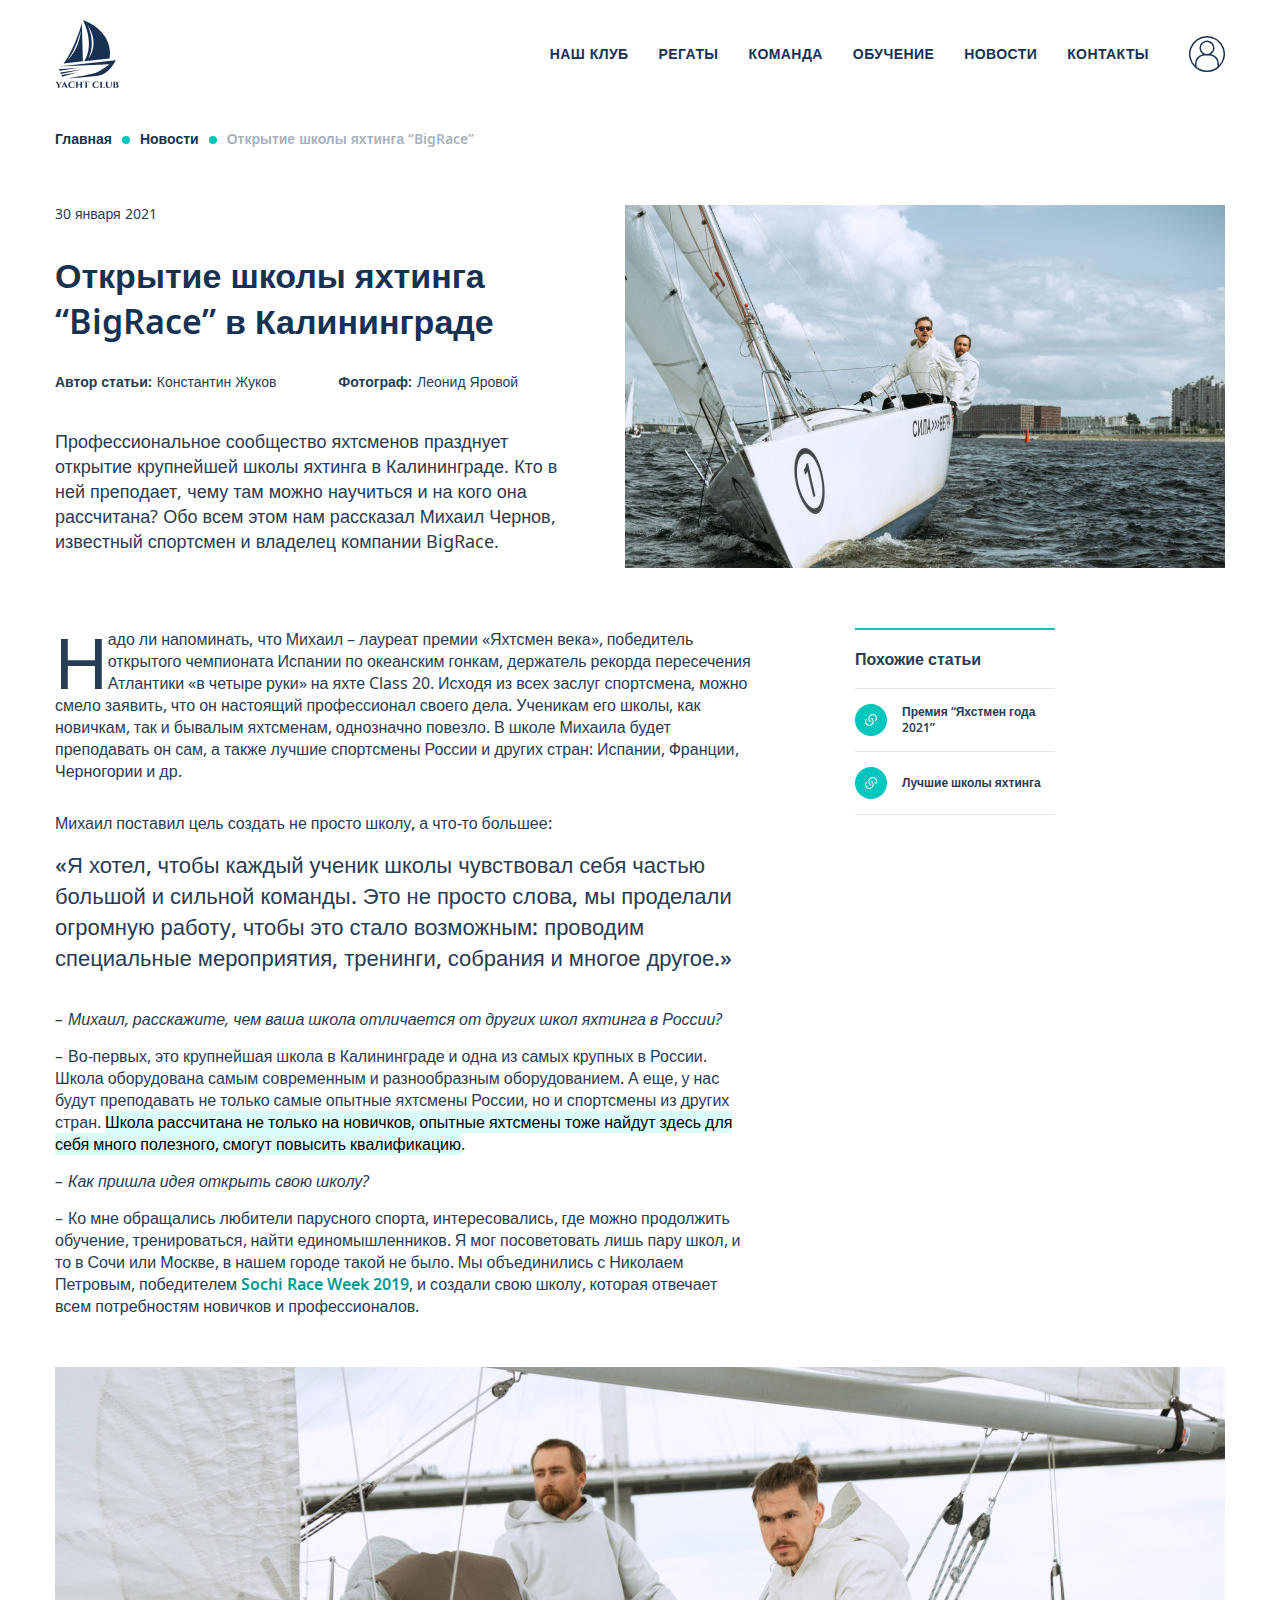
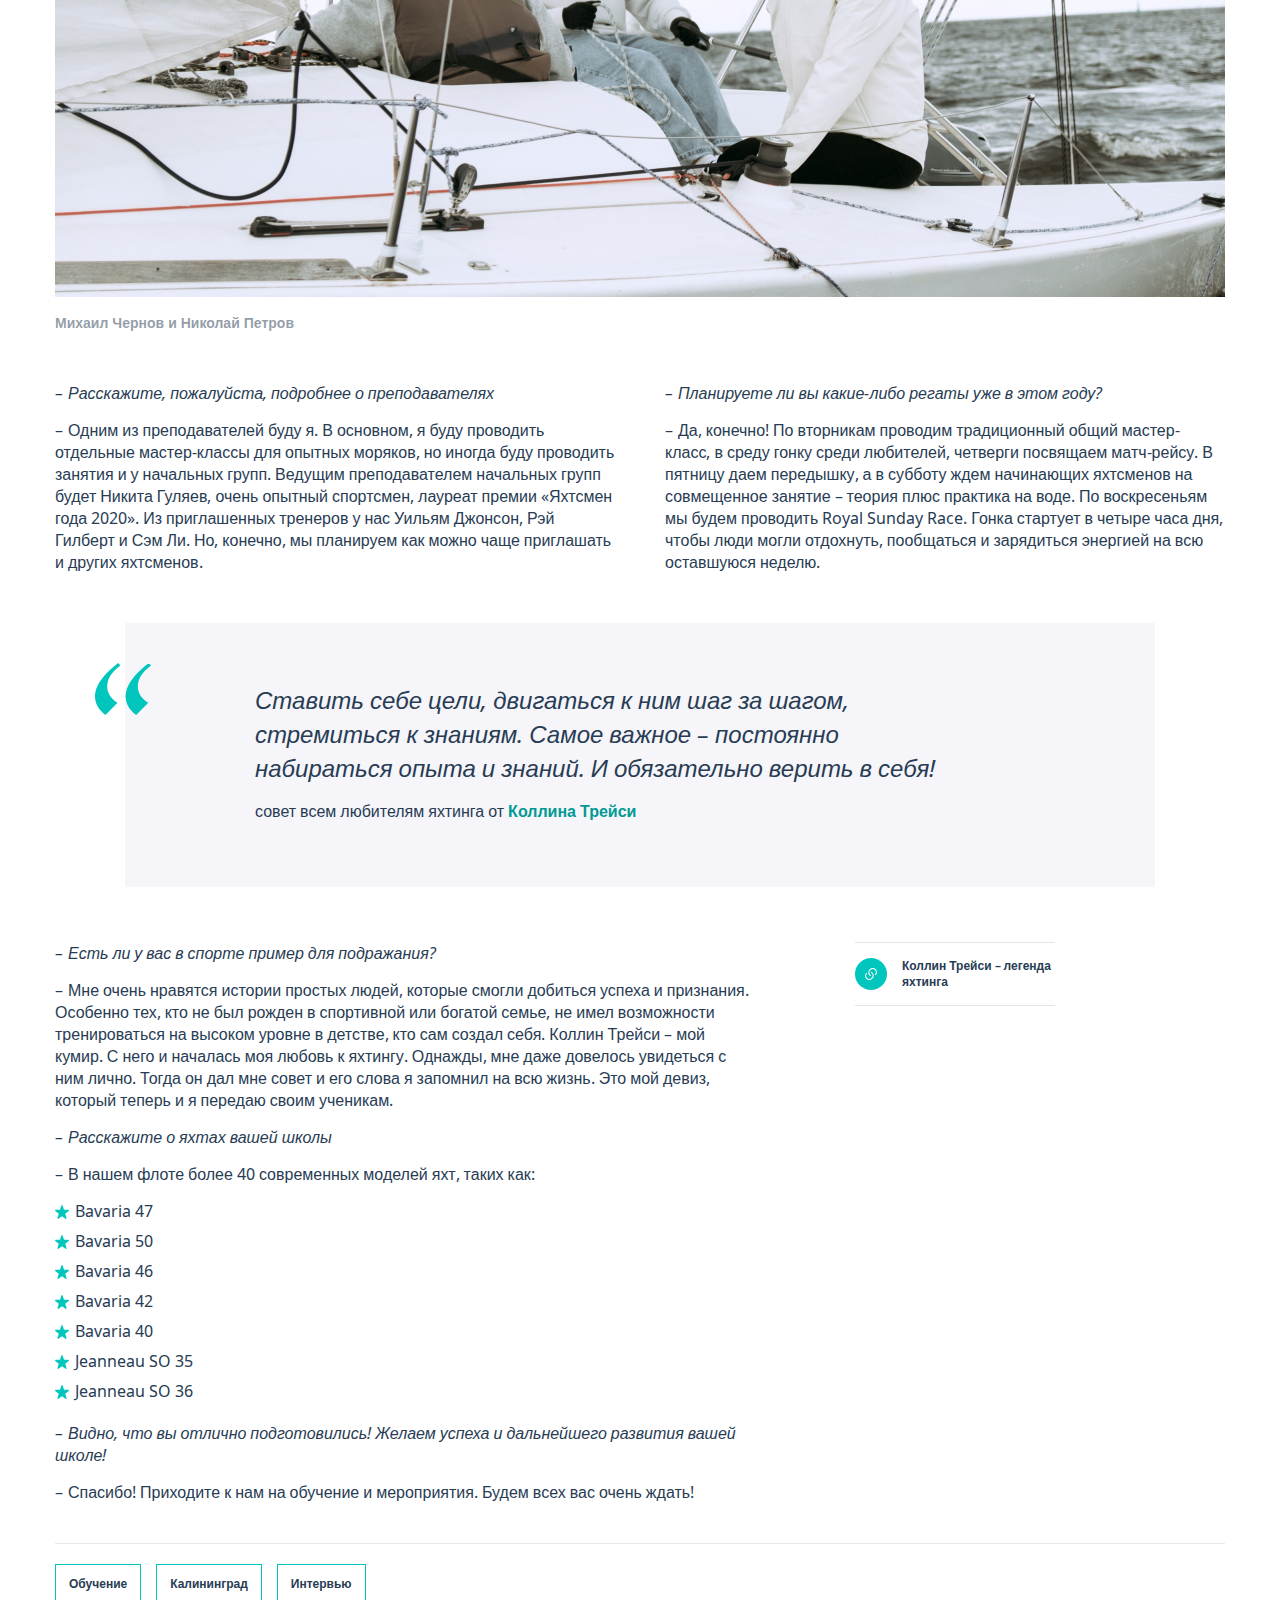
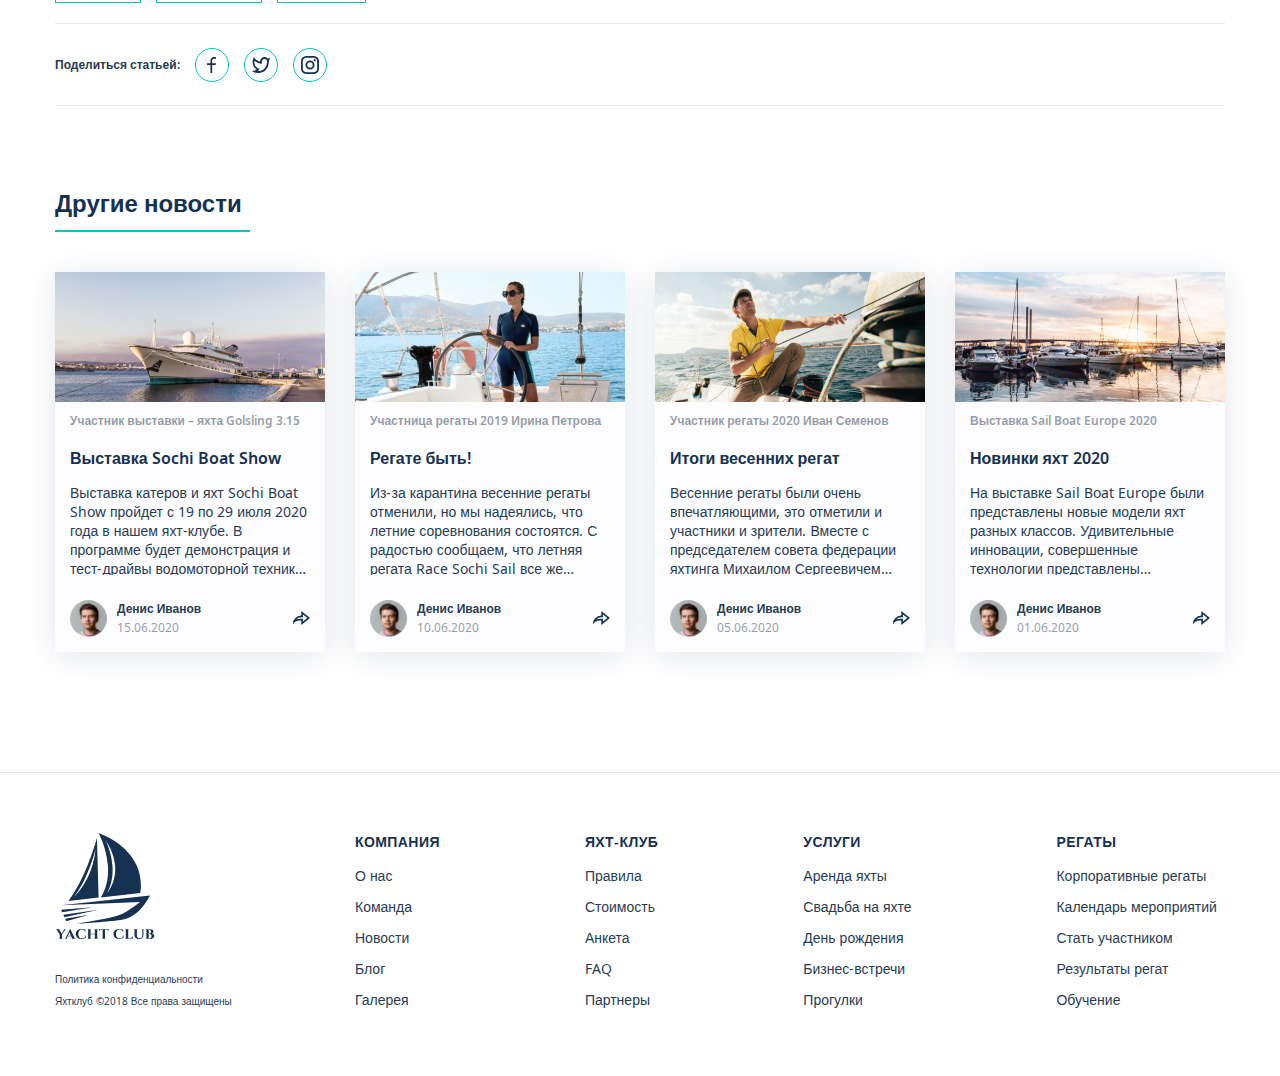
<file: news.html>
<!DOCTYPE html>
<html lang="ru">
  <head>
    <meta charset="utf-8">
    <meta name="viewport" content="width=device-width, initial-scale=1">
    <link href="css/style.css" rel="stylesheet">
    <title>Яхт клуб. Новости</title>
  </head>
  <body>
    <header class="page-header">
      <nav class="main-nav container">
        <a class="logo" href="index.html">
          <img src="img/logo.svg" width="64" height="68" alt="Логотип яхт клуба">
        </a>
        <ul class="site-navigation">
          <li class="site-navigation-item">
            <a href="#">Наш клуб</a>
          </li>
          <li class="site-navigation-item">
            <a href="#">Регаты</a>
          </li>
          <li class="site-navigation-item">
            <a href="#">Команда</a>
          </li>
          <li class="site-navigation-item">
            <a href="#">Обучение</a>
          </li>
          <li class="site-navigation-item">
            <a href="#">Новости</a>
          </li>
          <li class="site-navigation-item">
            <a href="#">Контакты</a>
          </li>
        </ul>
        <a class="signin" href="#">
          <img src="img/account.svg" width="36" height="36" alt="Кабинет пользователя">
        </a>
      </nav>
    </header>
    <main class="main-content container">
      <ul class="breadcrumbs">
        <li class="breadcrumbs-item">
          <a class="breadcrumbs-link" href="#">Главная</a>
        </li>
        <li class="breadcrumbs-item">
          <a class="breadcrumbs-link" href="#">Новости</a>
        </li>
        <li class="breadcrumbs-item">
          <a class="breadcrumbs-link active" href="#">Открытие школы яхтинга “BigRace”</a>
        </li>
      </ul>
      <article class="main-news">
        <header class="main-news-header">
          <h1>Открытие школы яхтинга “BigRace” в Калининграде</h1>
          <time datetime="2021-01-30">30 января 2021</time>
          <dl class="main-news-header-meta">
            <div>
              <dt>Автор статьи: </dt>
              <dd>Константин Жуков</dd>
            </div>
            <div>
              <dt>Фотограф: </dt>
              <dd>Леонид Яровой</dd>
            </div>
          </dl>
          <img src="img/photo.jpg" width="600" height="363" alt="Двое мужчин управляют парусником">
          <p>Профессиональное сообщество яхтсменов празднует открытие крупнейшей школы яхтинга в Калининграде. Кто в ней преподает, чему там можно научиться и на кого она рассчитана? Обо всем этом нам рассказал Михаил Чернов, известный спортсмен и владелец компании BigRace.</p>
        </header>
        <div class="main-news-content">
          <div class="block-with-aside">
            <p>Надо ли напоминать, что Михаил – лауреат премии «Яхтсмен века», победитель открытого чемпионата Испании по океанским гонкам, держатель рекорда пересечения Атлантики «в четыре руки» на яхте Class 20. Исходя из всех заслуг спортсмена, можно смело заявить, что он настоящий профессионал своего дела. Ученикам его школы, как новичкам, так и бывалым яхтсменам, однозначно повезло. В школе Михаила будет преподавать он сам, а также лучшие спортсмены России и других стран: Испании, Франции, Черногории и др.</p>
            <blockquote class="quote">
              <p class="signature"><cite>Михаил</cite> поставил цель создать не просто школу, а что-то большее:</p>
              <p>«Я хотел, чтобы каждый ученик школы чувствовал себя частью большой и сильной команды. Это не просто слова, мы проделали огромную работу, чтобы это стало возможным: проводим специальные мероприятия, тренинги, собрания и многое другое.»</p>
            </blockquote>
            <p class="question">Михаил, расскажите, чем ваша школа отличается от других школ яхтинга в России?</p>
            <p class="answer">Во-первых, это крупнейшая школа в Калининграде и одна из самых крупных в России. Школа оборудована самым современным и разнообразным оборудованием. А еще, у нас будут преподавать не только самые опытные яхтсмены России, но и спортсмены из других стран. <mark>Школа рассчитана не только на новичков, опытные яхтсмены тоже найдут здесь для себя много полезного, смогут повысить квалификацию</mark>.</p>
            <p class="question">Как пришла идея открыть свою школу?</p>
            <p class="answer">Ко мне обращались любители парусного спорта, интересовались, где можно продолжить обучение, тренироваться, найти единомышленников. Я мог посоветовать лишь пару школ, и то в Сочи или Москве, в нашем городе такой не было. Мы объединились с Николаем Петровым, победителем <a href="#">Sochi Race Week 2019</a>, и создали свою школу, которая отвечает всем потребностям новичков и профессионалов.</p>
            <aside class="aside">
              <h2>Похожие статьи</h2>
              <ul>
                <li>
                  <a href="#">Премия “Яхстмен года 2021”</a>
                </li>
                <li>
                  <a href="#">Лучшие школы яхтинга</a>
                </li>
              </ul>
            </aside>
          </div>
          <figure>
            <img src="img/photo-2.jpg" width="1170" height="530" alt="">
            <figcaption>Михаил Чернов и Николай Петров</figcaption>
          </figure>
          <div class="main-news-column">
            <p class="question">Расскажите, пожалуйста, подробнее о преподавателях</p>
            <p class="answer">Одним из преподавателей буду я. В основном, я буду проводить отдельные мастер-классы для опытных моряков, но иногда буду проводить занятия и у начальных групп. Ведущим преподавателем начальных групп будет Никита Гуляев, очень опытный спортсмен, лауреат премии «Яхтсмен года 2020». Из приглашенных тренеров у нас Уильям Джонсон, Рэй Гилберт и Сэм Ли. Но, конечно, мы планируем как можно чаще приглашать и других яхтсменов.</p>
            <p class="question">Планируете ли вы какие-либо регаты уже в этом году?</p>
            <p class="answer">Да, конечно! По вторникам проводим традиционный общий мастер-класс, в среду гонку среди любителей, четверги посвящаем матч-рейсу. В пятницу даем передышку, а в субботу ждем начинающих яхтсменов на совмещенное занятие – теория плюс практика на воде. По воскресеньям мы будем проводить Royal Sunday Race. Гонка стартует в четыре часа дня, чтобы люди могли отдохнуть, пообщаться и  зарядиться энергией на всю оставшуюся неделю.</p>
          </div>
          <blockquote class="quote quote-great">
            <p>Ставить себе цели, двигаться к ним шаг за шагом, стремиться к знаниям. Самое важное – постоянно набираться опыта и знаний. И обязательно верить в себя!</p>
            <p class="signature">совет всем любителям яхтинга от <cite>Коллина Трейси</cite></p>
          </blockquote>
          <div class="block-with-aside">
            <p class="question">Есть ли у вас в спорте пример для подражания?</p>
            <p class="answer">Мне очень нравятся истории простых людей, которые смогли добиться успеха и признания. Особенно тех, кто не был рожден в спортивной или богатой семье, не имел возможности тренироваться на высоком уровне в детстве, кто сам создал себя. Коллин Трейси – мой кумир. С него и началась моя любовь к яхтингу. Однажды, мне даже довелось увидеться с ним лично. Тогда он дал мне совет и его слова я запомнил на всю жизнь. Это мой девиз, который теперь и я передаю своим ученикам.</p>
            <p class="question">Расскажите о яхтах вашей школы</p>
            <p class="answer">В нашем флоте более 40 современных моделей яхт, таких как: </p>
            <ul class="marked-list">
              <li>Bavaria 47</li>
              <li>Bavaria 50</li>
              <li>Bavaria 46</li>
              <li>Bavaria 42</li>
              <li>Bavaria 40</li>
              <li>Jeanneau SO 35</li>
              <li>Jeanneau SO 36</li>
            </ul>
            <p class="question">Видно, что вы отлично подготовились! Желаем успеха и дальнейшего развития вашей школе!</p>
            <p class="answer">Спасибо! Приходите к нам на обучение и мероприятия. Будем всех вас очень ждать!</p>
            <aside class="aside">
              <ul>
                <li>
                  <a href="#">Коллин Трейси – легенда яхтинга</a>
                </li>
              </ul>
            </aside>
          </div>
        </div>
        <footer class="main-news-footer">
          <div class="main-news-footer-row">
            <ul class="hashtags">
              <li class="hashtag">
                <a href="#">Обучение</a>
              </li>
              <li class="hashtag">
                <a href="#">Калининград</a>
              </li>
              <li class="hashtag">
                <a href="#">Интервью</a>
              </li>
            </ul>
          </div>
          <div class="main-news-footer-row">
            <p>Поделиться статьей:</p>
            <ul class="main-news-footer-social-list">
              <li class="main-news-footer-social-item">
                <a href="#">
                  <img src="img/facebook.svg" alt="Facebook" width="9" height="16">
                </a>
              </li>
              <li class="main-news-footer-social-item">
                <a href="#">
                  <img src="img/twitter.svg" alt="Twitter" width="18" height="16">
                </a>
              </li>
              <li class="main-news-footer-social-item">
                <a href="#">
                  <img src="img/instagram.svg" alt="Instagram" width="18" height="18">
                </a>
              </li>
            </ul>
          </div>
        </footer>
      </article>
      <section class="section other-news">
        <h2>Другие новости</h2>
        <ul class="news-list news-list-inner">
          <li class="news-item">
            <article class="news-article">
              <figure class="news-article-img">
                <img src="img/news-photo-2.jpg" width="270" height="130" alt="Белый лайнер">
                <figcaption>Участник выставки – яхта Golsling 3.15</figcaption>
              </figure>
              <h3>
                <a href="#">Выставка Sochi Boat Show</a>
              </h3>
              <p>Выставка катеров и яхт Sochi Boat Show пройдет с 19 по 29 июля 2020 года в нашем яхт-клубе. В программе будет демонстрация и тест-драйвы водомоторной техники, яркое шоу и спортивная регата. Ждем всех желающих!</p>
              <footer class="news-article-footer">
                <a href="#">Денис Иванов</a>
                <time datetime="2020-06-05">15.06.2020</time>
                <img class="news-article-author-img" src="img/author-photo-2.jpg" width="300" height="300" alt="Денис Иванов">
                <a class="news-share" href="#">
                  <span class="visually-hidden">Поделиться</span>
                </a>
              </footer>
            </article>
          </li>
          <li class="news-item">
            <article class="news-article">
              <figure class="news-article-img">
                <img src="img/news-photo-3.jpg" width="270" height="130" alt="Женщина в гидрокостюме за штурвалом парусного судна">
                <figcaption>Участница регаты 2019 Ирина Петрова</figcaption>
              </figure>
              <h3>
                <a href="#">Регате быть!</a>
              </h3>
              <p>Из-за карантина весенние регаты отменили, но мы надеялись, что летние соревнования состоятся. С радостью сообщаем, что летняя регата Race Sochi Sail все же состоится в августе следующего года!</p>
              <footer class="news-article-footer">
                <a href="#">Денис Иванов</a>
                <time datetime="2020-06-10">10.06.2020</time>
                <img class="news-article-author-img" src="img/author-photo-2.jpg" width="300" height="300" alt="Денис Иванов">
                <a class="news-share" href="#">
                  <span class="visually-hidden">Поделиться</span>
                </a>
              </footer>
            </article>
          </li>
          <li class="news-item">
            <article class="news-article">
              <figure class="news-article-img">
                <img src="img/news-photo-4.jpg" width="270" height="130" alt="Мужчина в жёлтой футболке натягивает канат и управляет парусом">
                <figcaption>Участник регаты 2020 Иван Семенов</figcaption>
              </figure>
              <h3>
                <a href="#">Итоги весенних регат</a>
              </h3>
              <p>Весенние регаты были очень впечатляющими, это отметили и участники и зрители. Вместе с председателем совета федерации яхтинга Михаилом Сергеевичем Ивановым мы обсудим результаты прошедшей регаты.</p>
              <footer class="news-article-footer">
                <a href="#">Денис Иванов</a>
                <time datetime="2020-06-05">05.06.2020</time>
                <img class="news-article-author-img" src="img/author-photo-2.jpg" width="300" height="300" alt="Денис Иванов">
                <a class="news-share" href="#">
                  <span class="visually-hidden">Поделиться</span>
                </a>
              </footer>
            </article>
          </li>
          <li class="news-item">
            <article class="news-article">
              <figure class="news-article-img">
                <img src="img/news-photo-5.jpg" width="270" height="130" alt="Стоянка яхт">
                <figcaption>Выставка Sail Boat Europe 2020</figcaption>
              </figure>
              <h3>
                <a href="#">Новинки яхт 2020</a>
              </h3>
              <p>На выставке Sail Boat Europe были представлены новые модели яхт разных классов. Удивительные инновации, совершенные технологии представлены участниками выставки.</p>
              <footer class="news-article-footer">
                <a href="#">Денис Иванов</a>
                <time datetime="2020-06-01">01.06.2020</time>
                <img class="news-article-author-img" src="img/author-photo-2.jpg" width="300" height="300" alt="Денис Иванов">
                <a class="news-share" href="#">
                  <span class="visually-hidden">Поделиться</span>
                </a>
              </footer>
            </article>
          </li>
        </ul>
      </section>
    </main>
    <footer class="main-footer">
      <div class="main-footer-wrapper container">
        <div class="main-footer-column">
          <a class="main-footer-logo" href="index.html">
            <img src="img/logo.svg" width="100" height="106" alt="Логотип яхт клуба">
          </a>
          <a class="policy" href="#">Политика конфиденциальности </a>
          <p class="copyright">Яхтклуб ©2018 Все права защищены</p>
        </div>
        <dl class="main-footer-links">
          <div>
            <dt>Компания</dt>
            <dd>
              <ul class="main-footer-link-list">
                <li>
                  <a class="main-footer-link" href="#">О нас</a>
                </li>
                <li>
                  <a class="main-footer-link" href="#">Команда</a>
                </li>
                <li>
                  <a class="main-footer-link" href="#">Новости</a>
                </li>
                <li>
                  <a class="main-footer-link" href="#">Блог</a>
                </li>
                <li>
                  <a class="main-footer-link" href="#">Галерея</a>
                </li>
              </ul>
            </dd>
          </div>
          <div>
            <dt>Яхт-клуб</dt>
            <dd>
            <ul class="main-footer-link-list">
              <li>
                <a class="main-footer-link" href="#">Правила</a>
              </li>
              <li>
                <a class="main-footer-link" href="#">Стоимость</a>
              </li>
              <li>
                <a class="main-footer-link" href="#">Анкета</a>
              </li>
              <li>
                <a class="main-footer-link" href="#">FAQ</a>
              </li>
              <li>
                <a class="main-footer-link" href="#">Партнеры</a>
              </li>
            </ul>
            </dd>
          </div>
          <div>
            <dt>Услуги</dt>
            <dd>
            <ul class="main-footer-link-list">
              <li>
                <a class="main-footer-link" href="#">Аренда яхты</a>
              </li>
              <li>
                <a class="main-footer-link" href="#">Свадьба на яхте</a>
              </li>
              <li>
                <a class="main-footer-link" href="#">День рождения</a>
              </li>
              <li>
                <a class="main-footer-link" href="#">Бизнес-встречи</a>
              </li>
              <li>
                <a class="main-footer-link" href="#">Прогулки</a>
              </li>
            </ul>
            </dd>
          </div>
          <div>
            <dt>Регаты</dt>
            <dd>
            <ul class="main-footer-link-list">
              <li>
                <a class="main-footer-link" href="#">Корпоративные регаты</a>
              </li>
              <li>
                <a class="main-footer-link" href="#">Календарь мероприятий</a>
              </li>
              <li>
                <a class="main-footer-link" href="#">Стать участником</a>
              </li>
              <li>
                <a class="main-footer-link" href="#">Результаты регат</a>
              </li>
              <li>
                <a class="main-footer-link" href="#">Обучение</a>
              </li>
            </ul>
            </dd>
          </div>
        </dl>
      </div>
    </footer>
  </body>
</html>
</file>
<file: css/style.css>
@font-face {
  font-family: "Noto Sans";
  font-style: normal;
  font-display: swap;
  font-weight: 400;
  src:
    url("../fonts/NotoSans-Regular.woff2") format("woff2"),
    url("../fonts/NotoSans-Regular.woff") format("woff");
}

@font-face {
  font-family: "Noto Sans";
  font-style: italic;
  font-display: swap;
  font-weight: 400;
  src:
    url("../fonts/NotoSans-Italic.woff2") format("woff2"),
    url("../fonts/NotoSans-Italic.woff") format("woff");
}

@font-face {
  font-family: "Noto Sans";
  font-style: normal;
  font-display: swap;
  font-weight: 500;
  src:
    url("../fonts/NotoSans-Medium.woff2") format("woff2"),
    url("../fonts/NotoSans-Medium.woff") format("woff");
}

@font-face {
  font-family: "Noto Sans";
  font-style: normal;
  font-display: swap;
  font-weight: 600;
  src:
    url("../fonts/NotoSans-SemiBold.woff2") format("woff2"),
    url("../fonts/NotoSans-SemiBold.woff") format("woff");
}

body {
  margin: 0;
  font-family: "Noto Sans", "Arial", sans-serif;
  font-size: 18px;
  line-height: 26px;
  color: #283c54;
  min-width: 1280px;
}

.visually-hidden {
  position: absolute;
  width: 1px;
  height: 1px;
  margin: -1px;
  border: 0;
  padding: 0;
  white-space: nowrap;
  clip-path: inset(100%);
  clip: rect(0 0 0 0);
  overflow: hidden;
}

.container {
  width: 1170px;
  margin: 0 auto;
  padding-left: 55px;
  padding-right: 55px;
}

/* header */

.main-nav {
  display: flex;
  align-items: center;
  padding-top: 20px;
  padding-bottom: 20px;
}

.site-navigation {
  display: flex;
  flex-wrap: wrap;
  padding: 0 0 10px 0;
  margin: 0 40px 0 auto;
  list-style: none;
}

.site-navigation-item {
  margin-right: 30px;
}

.site-navigation-item:last-child {
  margin-right: 0;
}

.site-navigation-item a {
  font-weight: 600;
  font-size: 14px;
  line-height: 18px;
  letter-spacing: 0.03em;
  text-transform: uppercase;
  color: #163152;
  text-decoration: none;
}

.site-navigation-item a:hover,
.site-navigation-item a:focus {
  opacity: 0.7;
}

.site-navigation-item a:active {
  opacity: 0.5;
}

.signin:hover,
.signin:focus {
  opacity: 0.7;
}

.signin:active {
  opacity: 0.5;
}

/* main */

.section h2 {
  display: flex;
  flex-direction: column;
  align-items: center;
  margin: 0 0 45px 0;
  font-weight: 600;
  font-size: 24px;
  line-height: 34px;
  color: #163152;
}

.section h2::after {
  content: "";
  margin-top: 10px;
  border-bottom: 2px solid #00c6bd;
}

/* promo */

.promo {
  display: grid;
  grid-template-columns: repeat(12, 70px);
  grid-template-rows: repeat(3, auto);
  grid-column-gap: 30px;
  padding-top: 25px;
}

.promo h2 {
  grid-row: 1 / 3;
  grid-column: 2 / 6;
  z-index: 1;
  margin: 0;
  font-style: italic;
  font-weight: normal;
  font-size: 44px;
  line-height: 80px;
  letter-spacing: 0.03em;
  color: #163152;
  text-transform: uppercase;
}

.promo h2 span {
  color: #fdfdff;
}

.slider {
  grid-row: 2 / 4;
  grid-column: 1 / 12;
  display: flex;
  width: 1070px;
  overflow: hidden;
}

.slider-buttons {
  display: flex;
  grid-row: 3 / 4;
  grid-column: 9 / 12;
  margin-left: auto;
}

.slider-button {
  width: 98px;
  height: 76px;
  padding: 0;
  background-image: url("../img/arrow.svg");
  background-position: center;
  background-repeat: no-repeat;
  background-color: #fdfdff;
  border: none;
  box-sizing: border-box;
  cursor: pointer;
}

.slider-button-next {
  transform: scale(-1, 1);
}

.slider-button:hover,
.slider-button:focus {
  opacity: 0.7;
}

.slider-button:active {
  opacity: 0.5;
}

.more {
  display: flex;
  align-items: center;
  grid-row: 3 / 4;
  grid-column: 2 / 4;
  margin-bottom: 15px;
  font-weight: 600;
  font-size: 10px;
  line-height: 14px;
  letter-spacing: 0.04em;
  text-transform: uppercase;
  text-decoration: none;
  color: #fdfdff;
}

.more::after {
  content: "";
  width: 31px;
  height: 31px;
  border: 1px solid #fdfdff;
  border-radius: 50%;
  margin-left: 15px;
  background-image: url("../img/arrow-down.svg");
  background-position: center;
  background-repeat: no-repeat;
  box-sizing: border-box;
}

.more:hover,
.more:focus {
  opacity: 0.7;
}

.more:active {
  opacity: 0.5;
}

.promo-nav-list {
  grid-row: 1 / -1;
  grid-column: 12 / -1;
  display: flex;
  flex-direction: column;
  justify-content: center;
  align-items: flex-end;
  flex-wrap: wrap;
  margin: 0;
  padding: 0;
  list-style: none;
}

.promo-nav-item {
  margin-bottom: 20px;
}

.promo-nav-item:last-child {
  margin-bottom: 0;
}

.promo-nav-item a {
  font-weight: 600;
  font-size: 14px;
  line-height: 18px;
  letter-spacing: 0.03em;
  text-transform: uppercase;
  color: #163152;
  text-decoration: none;
  writing-mode: vertical-rl;
}

.promo-nav-item a:hover,
.promo-nav-item a:focus {
  opacity: 0.7;
}

.promo-nav-item a:active {
  opacity: 0.5;
}

/* blog */

.blog {
  padding-top: 115px;
}

.blog-articles {
  padding: 0;
  margin: 0;
  list-style: none;
}

.blog-article {
  display: flex;
  margin-bottom: 120px;
}

.blog-article-text {
  padding: 45px 70px 10px;
}

.blog-article-img {
  order: 2;
}

.blog-article-more {
  order: 1;
}

.blog-article h3 {
  display: flex;
  flex-direction: column;
  margin: 10px 0 20px 0;
  font-weight: 600;
  font-size: 24px;
  line-height: 34px;
  color: #163152;
}

.blog-article h3::after {
  content: "";
  width: 130px;
  margin-top: 10px;
  border-bottom: 2px solid #00c6bd;
}

.blog-article > div {
  display: flex;
  flex-direction: column;
}

.blog-article time {
  font-weight: 600;
  font-size: 14px;
  line-height: 18px;
  letter-spacing: 0.03em;
  text-transform: uppercase;
  color: #163152;
}

.blog-article p {
  margin: 0;
  font-size: 16px;
  line-height: 24px;
  color: #283c54;
}

.blog-more {
  width: 58px;
  height: 58px;
  margin: auto 70px 45px 20px;
  border: 1px solid #163152;
  border-radius: 50%;
  background-image: url("../img/arrow-right.svg");
  background-position: center;
  background-repeat: no-repeat;
  box-sizing: border-box;
}

.blog-more:hover,
.blog-more:focus {
  opacity: 0.7;
}

.blog-more:active {
  opacity: 0.5;
}

.blog-article-reverse {
  display: flex;
  text-align: right;
}

.blog-article-reverse h3 {
  align-items: flex-end;
}

.blog-article-reverse .blog-more {
  transform: scale(-1, 1);
  margin: auto 20px 45px 70px;
}

.blog-article-reverse .blog-article-img {
  order: 0;
}

.blog-article-reverse .blog-article-more {
  order: 1;
}

.blog-article-reverse .blog-article-text {
  order: 2;
}

/* rent */

.rent {
  padding-top: 5px;
  padding-bottom: 20px;
}

.rent h2::after {
  width: 140px;
}

.rent-list {
  display: flex;
  flex-wrap: wrap;
  padding: 0;
  margin: 40px 0 0 0;
  list-style: none;
}

.rent-item {
  width: 370px;
  margin-right: 30px;
  background-color: #fdfdff;
  box-shadow: 0 4px 30px rgba(22, 49, 82, 0.12);
}

.rent-item:last-child {
  margin-right: 0;
}

.rent-card {
  padding: 30px 30px 15px;
}

.rent-card h3 {
  margin: 0 0 20px 0;
  font-weight: 500;
  font-size: 20px;
  line-height: 27px;
  color: #163152;
  text-align: center;
}

.rent-description {
  margin: 10px 0 15px 0;
  font-size: 14px;
  line-height: 24px;
  color: #283c54;
}

.rent-features {
  padding: 0;
  margin: 0;
  list-style: none;
}

.rent-features li {
  position: relative;
  padding-left: 15px;
  padding-bottom: 5px;
  font-size: 14px;
  line-height: 19px;
  color: #283c54;
}

.rent-features li::before {
  content: "";
  position: absolute;
  top: 8px;
  left: 0;
  width: 8px;
  height: 8px;
  border-radius: 50%;
  background: #00c6bd;
}

.rent-price {
  display: flex;
  justify-content: space-between;
  font-weight: 500;
  font-size: 18px;
  line-height: 25px;
  color: #163152;
}

/* video */

.video {
  padding-top: 90px;
  padding-bottom: 20px;
}

.video h2::after {
  width: 170px;
}

.video-list {
  position: relative;
  display: flex;
  flex-wrap: nowrap;
  justify-content: space-between;
  align-items: center;
  padding: 0;
  margin: 50px 70px 0;
  list-style: none;
  width: 1030px;
  height: 360px;
  overflow: hidden;
}

.video-item video {
  width: 400px;
  height: 265px;
}

.video-play {
  position: absolute;
  display: none;
  width: 60px;
  height: 60px;
  top: 50%;
  left: 50%;
  transform: translate(-50%, -50%);
  border-radius: 50%;
  background-color: #fdfdff;
  background-image: url("../img/play.svg");
  background-position: center;
  background-repeat: no-repeat;
  border: none;
  box-sizing: border-box;
  cursor: pointer;
}

.video-play:hover,
.video-play:focus {
  opacity: 0.7;
}

.video-play:active {
  opacity: 0.5;
}

.video-item-active {
  position: absolute;
  z-index: 10;
  left: 50%;
  top: 50%;
  transform: translate(-50%, -50%);
}

.video-item-active video {
  width: 630px;
  height: 360px;
}

.video-item-active .video-play {
  display: block;
}

/* services */

.services {
  display: grid;
  grid-template-columns: 430px 1fr;
  grid-template-rows: repeat(3, auto);
  padding-top: 100px;
  padding-bottom: 20px;
  padding-left: 70px;
}

.services h2 {
  align-items: flex-start;
  margin-bottom: 25px;
}

.services h2::after {
  width: 130px;
}

.services > p {
  grid-column: 1 / 2;
  margin: 0 50px 20px 0;
  font-size: 16px;
  line-height: 24px;
  color: #283c54;
}

.services img {
  grid-column: 1 / 2;
}

.services-list {
  grid-row: 1 / -1;
  grid-column: 2 / 3;
  display: grid;
  grid-template-columns: repeat(2, auto);
  grid-gap: 50px 25px;
  list-style: none;
  padding: 0;
  margin: 0 0 0 100px;
}

.services-item {
  position: relative;
  width: 255px;
  padding-top: 75px;
}

.services-item::before {
  content: "";
  position: absolute;
  top: 0;
  left: 0;
  width: 60px;
  height: 60px;
  border: 1px solid #00c6bd;
  border-radius: 50%;
  box-sizing: border-box;
}

.services-item-dish::before {
  background-image: url("../img/dish.svg");
  background-position: center;
  background-repeat: no-repeat;
}

.services-item-drinks::before {
  background-image: url("../img/glass.svg");
  background-position: center;
  background-repeat: no-repeat;
}

.services-item-bed::before {
  background-image: url("../img/double_bed.svg");
  background-position: center;
  background-repeat: no-repeat;
}

.services-item-help::before {
  background-image: url("../img/hands.svg");
  background-position: center;
  background-repeat: no-repeat;
}

.services-item h3 {
  margin: 0 0 10px 0;
  font-weight: 500;
  font-size: 18px;
  line-height: 24px;
  color: #163152;
}

.services-item p {
  margin: 0;
  font-size: 16px;
  line-height: 24px;
  color: #283c54;
}

/* news */

.news {
  padding-top: 100px;
  padding-bottom: 45px;
}

.news h2::after {
  width: 110px;
}

.news-list {
  display: grid;
  grid-template-columns: repeat(2, auto);
  gap: 25px 30px;
  padding: 0;
  margin: 0;
  list-style: none;
}

.news-item-big {
  grid-row: span 2;
}

.news-article {
  display: grid;
  width: 370px;
  background-color: #fdfdff;
  box-shadow: 0 4px 30px rgba(22, 49, 82, 0.12);
}

.news-article-img {
  margin: 0;
  grid-row-start: 1;
}

.news-article-img figcaption {
  margin: 5px 20px 0 20px;
  font-weight: 600;
  font-size: 12px;
  line-height: 16px;
  color: rgba(40, 60, 84, 0.5);
}

.news-article h3 {
  margin: 15px 0 10px 20px;
  font-weight: 600;
  font-size: 16px;
  line-height: 19px;
  color: #163152;
}

.news-article p {
  margin: 0 20px 5px 20px;
  font-size: 14px;
  line-height: 19px;
  height: 55px;
  color: #283c54;
  display: -webkit-box;
  text-overflow: ellipsis;
  -webkit-line-clamp: 3;
  -webkit-box-orient: vertical;
  overflow: hidden;
}

.news-article a {
  color: inherit;
  text-decoration: none;
}

.news-article a:hover {
  opacity: 0.7;
}

.news-article a:active {
  opacity: 0.5;
}

.news-article-footer {
  display: grid;
  grid-template-columns: auto 1fr auto;
  grid-template-areas:
    "img author share"
    "img time share";
  align-items: center;
  grid-column-gap: 10px;
  padding: 15px 20px 20px;
  font-size: 12px;
  line-height: 16px;
}

.news-article-author-img {
  grid-area: img;
  width: 37px;
  height: 37px;

  border-radius: 50%;
}

.news-article-footer a {
  font-weight: 600;
}

.news-article-footer a:hover {
  opacity: 0.7;
}

.news-article-footer a:active {
  opacity: 0.5;
}

.news-article-footer time {
  color: rgba(40, 60, 84, 0.5);
}

.news-share {
  grid-area: share;
  width: 17px;
  height: 17px;
  background-image: url("../img/share.svg");
  background-position: center;
  background-repeat: no-repeat;
}

.news-item-big .news-article {
  width: 770px;
}

.news-item-big h3 {
  margin: 20px 0 15px 40px;
  font-size: 22px;
  line-height: 30px;
}

.news-item-big figcaption {
  margin: 10px 0 0 40px;
  font-size: 14px;
  line-height: 19px;
}

.news-item-big p {
  margin: 0 100px 15px 40px;
  font-size: 18px;
  line-height: 26px;
  height: 80px;
}

.news-item-big .news-article-footer {
  padding: 15px 40px 40px;
  grid-column-gap: 15px;
  font-size: 16px;
  line-height: 19px;
}

.news-item-big .news-article-author-img {
  width: 60px;
  height: 60px;
}

.news-item-big .news-share {
  width: 26px;
  height: 26px;
}

/* calendar */

.calendar {
  padding-top: 75px;
  padding-bottom: 20px;
}

.calendar h2 {
  align-items: flex-start;
}

.calendar h2::after {
  width: 370px;
}

.striped-table {
  border-collapse: collapse;
  width: 100%;
}

.striped-table th {
  padding: 10px 20px 20px;
  font-weight: 600;
  font-size: 16px;
  line-height: 22px;
  color: #163152;
  text-align: left;
  vertical-align: top;
}

.striped-table tr:nth-child(even) {
  background-color: #f5f5f7;
}

.striped-table .name {
  width: 285px;
}

.striped-table .date {
  width: 230px;
}

.striped-table .member {
  width: 275px;
}

.striped-table .category {
  width: 185px;
}

.striped-table td {
  padding: 17px 20px;
  font-size: 16px;
  line-height: 22px;
  color: #283c54;
}

/* feedback */

.feedback {
  padding-top: 105px;
  padding-bottom: 20px;
}

.feedback-wrapper {
  display: flex;
}

.feedback-column:first-child {
  padding-left: 70px;
  padding-right: 70px;
}

.feedback h2 {
  align-items: flex-start;
  margin-bottom: 30px;
}

.feedback h2::after {
  width: 270px;
}

.feedback p {
  margin: 0 0 30px 0;
  font-size: 16px;
  line-height: 22px;
  color: #283c54;
}

.feedback-form {
  display: flex;
  flex-direction: column;
}

.feedback-form button {
  padding: 13px 30px;
  margin-top: 10px;
  font-weight: 600;
  font-size: 16px;
  line-height: 22px;
  color: #fdfdff;
  background-color: #00c6bd;
  border: none;
}

.feedback-form label {
  margin-bottom: 10px;
  font-weight: 600;
  font-size: 16px;
  line-height: 22px;
  color: #283c54;
}

.feedback-form input {
  margin-bottom: 20px;
  font-weight: inherit;
  padding: 10px;
  font-size: 16px;
  line-height: 22px;
  color: #283c54;
  border: 1px solid rgba(22, 49, 82, 0.15);
}

.feedback-form input::placeholder {
  opacity: 0.4;
}

.feedback-form .checkbox-label {
  display: flex;
  align-items: center;
  margin-top: 12px;
  font-size: 12px;
  line-height: 16px;
  color: #283c54;
}

.feedback-form .checkbox-label::before {
  content: "";
  width: 19px;
  height: 19px;
  margin: 1px 10px 1px 1px;
  outline: 1px solid rgba(22, 49, 82, 0.15);
  box-sizing: border-box;
}

.feedback-form input[type="checkbox"]:checked + .checkbox-label::before {
  background-color: #00c6bd;
  border: 3px solid #ffffff;
}

/* contacts */

.contacts {
  padding-top: 90px;
  padding-bottom: 115px;
}

.contacts-wrapper {
  display: flex;
  flex-direction: row-reverse;
  justify-content: flex-end;
}

.contacts-column {
  margin-right: 100px;
}

.contacts h2 {
  align-items: flex-start;
  margin-top: 50px;
  margin-bottom: 20px;
}

.contacts h2::after {
  width: 100px;
}

.contacts-list {
  margin: 0;
}

.contacts-list div:not(:last-child) {
  display: flex;
  margin-bottom: 15px;
}

.contacts-name {
  margin-right: 10px;
  font-weight: 600;
  font-size: 16px;
  line-height: 22px;
  color: #163152;
}

.contacts-value {
  margin: 0;
  font-size: 16px;
  line-height: 22px;
  color: #283c54;
}

.contacts-value address {
  font-style: normal;
}

.contacts-value a {
  color: inherit;
  text-decoration: none;
}

.contacts-value a:hover {
  opacity: 0.7;
}

.contacts-value a:active {
  opacity: 0.5;
}

.social-list {
  display: flex;
  flex-wrap: wrap;
  align-items: flex-start;
  padding: 0;
  margin: 15px 0 0 0;
  list-style: none;
}

.social-list-item {
  margin-right: 15px;
}

.social-list-item:last-child {
  margin-right: 0;
}

.social-list-item a {
  display: flex;
  align-items: center;
  justify-content: center;
  width: 40px;
  height: 40px;
  border-radius: 50%;
  border: 1px solid #00c6bd;
  box-sizing: border-box;
}

.social-list-item a:hover,
.social-list-item a:focus {
  opacity: 0.7;
}

.social-list-item a:active {
  opacity: 0.5;
}

.main-footer {
  padding-top: 60px;
  padding-bottom: 60px;
  border-top: 1px solid rgba(22, 49, 82, 0.1);
}

.main-footer-wrapper {
  display: flex;
}

.main-footer-column {
  width: 240px;
  margin-right: 60px;
  display: flex;
  flex-direction: column;
}

.main-footer-logo {
  margin-bottom: auto;
}

.main-footer-links {
  padding: 0;
  margin: 0;
  display: flex;
}

.main-footer-links div {
  display: flex;
  flex-direction: column;
  margin-right: 145px;
}

.main-footer-links div:last-child {
  margin-right: 0;
}

.main-footer-links dt {
  padding: 0;
  margin: 0 0 10px 0;
  font-weight: 600;
  font-size: 14px;
  line-height: 18px;
  letter-spacing: 0.03em;
  text-transform: uppercase;
  color: #163152;
}

.main-footer-links dd {
  padding: 0;
  margin: 0;
}

.main-footer-link-list {
  list-style: none;
  padding: 0;
  margin: 0;
}

.main-footer-link-list li {
  margin-bottom: 5px;
}

.main-footer-link {
  font-size: 14px;
  line-height: 19px;
  color: #283c54;
  text-decoration: none;
}

.main-footer-link:hover,
.main-footer-link:focus {
  opacity: 0.7;
}

.main-footer-link:active {
  opacity: 0.5;
}

.policy {
  font-size: 10px;
  line-height: 14px;
  color: #283c54;
  text-decoration: none;
}

.policy:hover,
.policy:focus {
  opacity: 0.7;
}

.policy:active {
  opacity: 0.5;
}

.copyright {
  margin: 8px 0;
  font-size: 10px;
  line-height: 14px;
  color: #283c54;
}

/* news page / breadcrumbs */

.breadcrumbs {
  display: flex;
  flex-wrap: wrap;
  align-items: flex-start;
  padding: 0;
  margin: 10px 0 35px 0;
  list-style: none;
}

.breadcrumbs-link {
  font-weight: 600;
  font-size: 14px;
  line-height: 18px;
  color: #163152;
  text-decoration: none;
}

.breadcrumbs-link.active {
  color: rgba(22, 49, 82, 0.4);
}

.breadcrumbs-link:hover,
.breadcrumbs-link:focus {
  opacity: 0.7;
}

.breadcrumbs-link:active {
  opacity: 0.5;
}

.breadcrumbs-link:not(.active)::after {
  content: "";
  display: inline-block;
  width: 8px;
  height: 8px;
  border-radius: 50%;
  margin-left: 10px;
  margin-right: 10px;
  background-color: #00c6bd;
}

/* main news */

.main-news {
  padding-top: 20px;
  padding-bottom: 30px;
}

.main-news-header {
  display: grid;
  grid-template-columns: auto auto;
  grid-template-areas:
    "time img"
    "header img"
    "meta img"
    "lead img";
  grid-column-gap: 65px;
  margin-bottom: 60px;
}

.main-news-header img {
  grid-area: img;
}

.main-news-header time {
  grid-area: time;
  font-size: 14px;
  line-height: 18px;
}

.main-news-header-meta {
  margin: 0 0 25px 0;
  grid-area: meta;
  display: grid;
  grid-template-columns: auto auto;
  gap: 20px;
}

.main-news-header-meta div {
  display: flex;
  font-size: 14px;
  line-height: 18px;
}

.main-news-header-meta dt {
  font-weight: 600;
}

.main-news-header-meta dd {
  margin: 0 0 0 5px;
}

.main-news-header h1 {
  margin: 15px 0 15px 0;
  grid-area: header;
  font-weight: 600;
  font-size: 34px;
  line-height: 46px;
  color: #163152;
}

.main-news-header p {
  margin: 0;
  grid-area: lead;
  font-size: 18px;
  line-height: 25px;
}

.main-news-column {
  column-count: 2;
  column-gap: 50px;
  margin-top: 50px;
}

.main-news-content p {
  margin: 0 0 15px 0;
  max-width: 700px;
  font-size: 16px;
  line-height: 22px;
}

.main-news-content > p:first-child::first-letter,
.main-news-content > *:first-child > p:first-child::first-letter {
  font-size: 73px;
  line-height: 65px;
  float: left;
}

.quote {
  margin: 30px 0 35px;
}

.quote p {
  font-weight: 500;
  font-size: 22px;
  line-height: 31px;
}

.quote cite {
  font-style: normal;
}

.quote .signature {
  font-size: 16px;
  line-height: 22px;
}

.main-news-content mark {
  background-color: #d9fcf8;
}

.main-news-content a {
  font-weight: 600;
  color: #009a93;
  text-decoration: none;
}

.main-news-content a:hover {
  opacity: 0.7;
}

.main-news-content a:active {
  opacity: 0.5;
}

.main-news-content figure {
  margin: 50px 0 0 0;
}

.main-news-content figcaption {
  margin-top: 10px;
  font-weight: 600;
  font-size: 14px;
  line-height: 19px;
  color: rgba(40, 60, 84, 0.5);
}

.question {
  font-style: italic;
  font-weight: 500;
}

.question::before {
  content: "–";
  margin-right: 5px;
}

.answer::before {
  content: "–";
  margin-right: 5px;
}

.quote-great {
  position: relative;
  margin: 35px 70px 55px 70px;
  padding: 60px 130px 50px 130px;
  background-color: #f5f5fa;
}

.quote-great::before {
  content: "";
  position: absolute;
  top: 40px;
  left: -30px;
  width: 56px;
  height: 52px;
  background-image: url("../img/quote.svg");
  background-position: center;
  background-repeat: no-repeat;
}

.quote-great p {
  font-style: italic;
  font-weight: 500;
  font-size: 24px;
  line-height: 34px;
}

.quote-great .signature {
  font-style: normal;
  font-weight: normal;
  font-size: 16px;
  line-height: 22px;
}

.quote-great cite {
  font-weight: 600;
  color: #009a93;
}

.marked-list {
  padding: 0;
  margin: 0 0 20px 0;
  list-style: none;
}

.marked-list li {
  position: relative;
  padding-left: 20px;
  margin-bottom: 8px;
  font-size: 16px;
  line-height: 22px;
}

.marked-list li::before {
  content: "";
  position: absolute;
  top: 5px;
  left: 0;
  width: 14px;
  height: 14px;
  background-image: url("../img/star.svg");
  background-position: center;
  background-repeat: no-repeat;
}

.block-with-aside {
  position: relative;
}

.aside {
  position: absolute;
  top: 0;
  right: 170px;
  width: 200px;
  border-bottom: 1px solid #e5e5e5;
}

.aside h2 {
  margin: 0;
  padding: 20px 0;
  font-weight: 600;
  font-size: 16px;
  line-height: 18px;
  border-top: 2px solid #00c6bd;
  box-sizing: border-box;
}

.aside ul {
  margin: 0;
  padding: 0;
  list-style: none;
}

.aside a {
  display: flex;
  align-items: center;
  padding: 15px 0;
  font-weight: 600;
  font-size: 12px;
  line-height: 16px;
  color: #283c54;
  text-decoration: none;
  border-top: 1px solid #e5e5e5;
}

.aside a:hover {
  opacity: 0.7;
}

.aside a:active {
  opacity: 0.5;
}

.aside a::before {
  content: "";
  width: 32px;
  height: 32px;
  flex-shrink: 0;
  margin-right: 15px;
  border-radius: 50%;
  background-color: #00c6bd;
  background-image: url("../img/link.svg");
  background-position: center;
  background-repeat: no-repeat;
}

.main-news-footer {
  margin-top: 40px;
  border-top: 1px solid rgba(22, 49, 82, 0.1);
}

.main-news-footer p {
  margin-right: 15px;
  font-weight: 600;
  font-size: 12px;
  line-height: 17px;
}

.main-news-footer-row {
  display: flex;
  align-items: center;
  padding-bottom: 20px;
  padding-top: 20px;
  border-bottom: 1px solid rgba(22, 49, 82, 0.1);
}

.hashtags {
  display: flex;
  align-items: flex-start;
  flex-wrap: wrap;
  margin: 0;
  padding: 0;
  list-style: none;
}

.hashtag {
  padding: 10px 13px;
  margin-right: 15px;
  font-weight: 600;
  font-size: 12px;
  line-height: 17px;
  border: 1px solid #00c6bd;
}

.hashtag a {
  color: inherit;
  text-decoration: none;
}

.hashtag a:hover {
  opacity: 0.7;
}

.hashtag a:active {
  opacity: 0.5;
}

.main-news-footer-social-list {
  display: flex;
  flex-wrap: wrap;
  align-items: flex-start;
  padding: 0;
  margin: 0;
  list-style: none;
}

.main-news-footer-social-item {
  margin-right: 15px;
}

.main-news-footer-social-item:last-child {
  margin-right: 0;
}

.main-news-footer-social-item a {
  display: flex;
  align-items: center;
  justify-content: center;
  width: 34px;
  height: 34px;
  border-radius: 50%;
  border: 1px solid #00c6bd;
  box-sizing: border-box;
}

.main-news-footer-social-item a:hover,
.main-news-footer-social-item a:focus {
  opacity: 0.7;
}

.main-news-footer-social-item a:active {
  opacity: 0.5;
}

.other-news {
  padding-top: 50px;
  padding-bottom: 120px;
}

.other-news h2 {
  align-items: flex-start;
  margin-bottom: 40px;
}

.other-news h2::after {
  width: 195px;
}

.news-list-inner {
  display: grid;
  grid-template-columns: repeat(4, auto);
  padding: 0;
  margin: 0;
  gap: 30px;
  list-style: none;
}

.news-list-inner .news-article {
  width: 270px;
}

.news-list-inner figcaption {
  margin: 5px 15px 0 15px;
}

.news-list-inner h3 {
  margin: 20px 0 15px 15px;
}

.news-list-inner p {
  display: -webkit-box;
  text-overflow: ellipsis;
  -webkit-line-clamp: 5;
  -webkit-box-orient: vertical;
  height: 92px;
  margin: 0 15px 10px 15px;
}

.news-list-inner .news-article-footer {
  padding: 15px;
}
</file>
